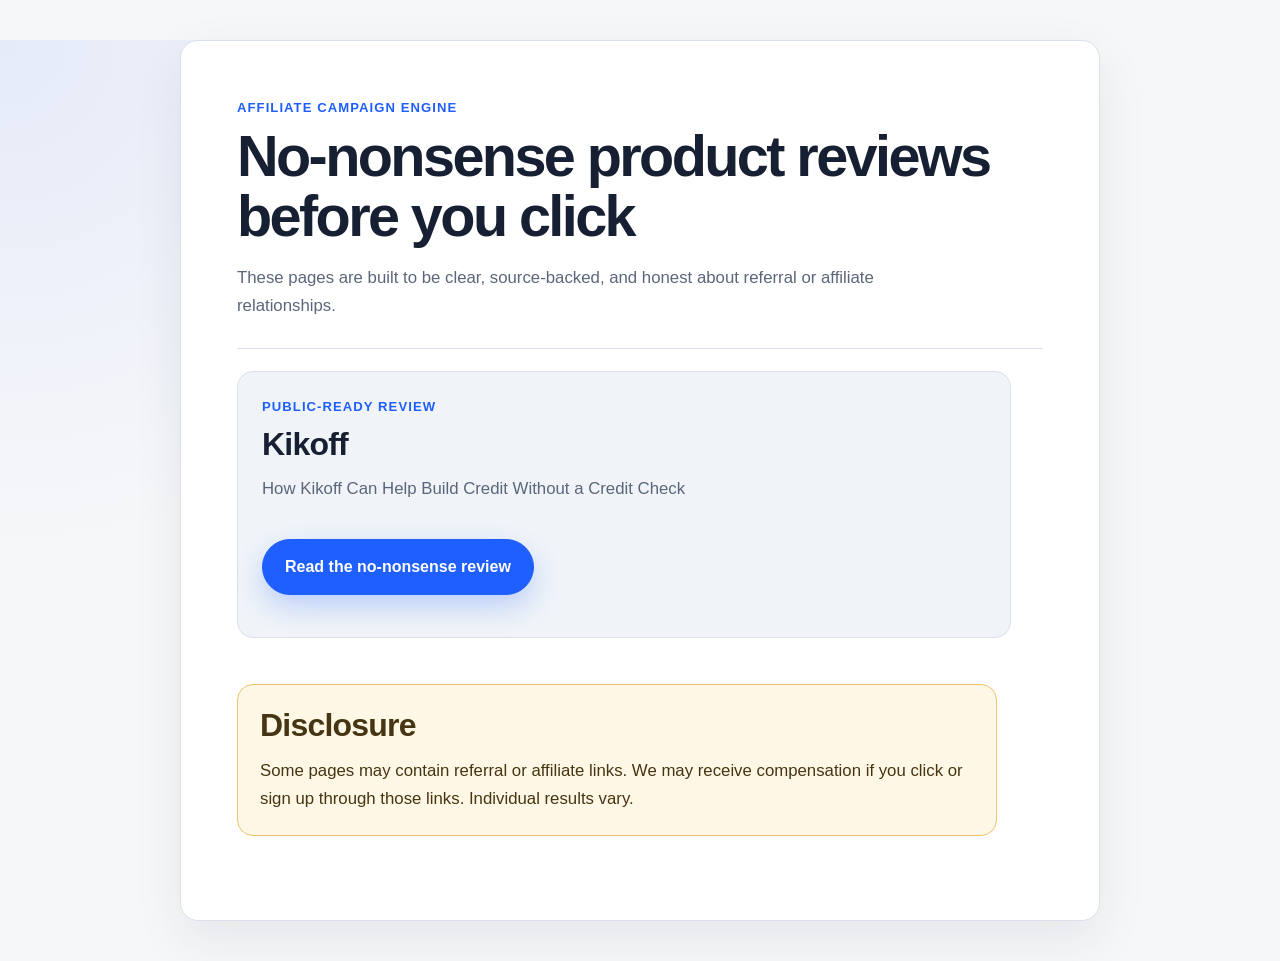
<file: docs/index.html>
<!doctype html>
<html lang="en">
<head>
  <meta charset="utf-8">
  <meta name="viewport" content="width=device-width, initial-scale=1">
  <title>No-Nonsense Product Reviews</title>
  <meta name="description" content="Plain-English product reviews with source-backed notes, visible disclosures, and no fake guarantees.">
  <link rel="stylesheet" href="assets/style.css">
</head>
<body>
  <main>
    <header>
      <p class="eyebrow">Affiliate Campaign Engine</p>
      <h1>No-nonsense product reviews before you click</h1>
      <p>These pages are built to be clear, source-backed, and honest about referral or affiliate relationships.</p>
    </header>

    <section class="homepage-campaign-grid" aria-label="Public-ready reviews">
<article class="homepage-campaign-card">
  <p class="eyebrow">Public-ready review</p>
  <h2>Kikoff</h2>
  <p>How Kikoff Can Help Build Credit Without a Credit Check</p>
  <a class="cta" href="kikoff-credit-builder-review.html">Read the no-nonsense review</a>
</article>
    </section>

    <section class="bottom-disclosure-section" aria-labelledby="homepage-disclosure-heading">
      <h2 id="homepage-disclosure-heading">Disclosure</h2>
      <p>Some pages may contain referral or affiliate links. We may receive compensation if you click or sign up through those links. Individual results vary.</p>
    </section>
  </main>
</body>
</html>
</file>
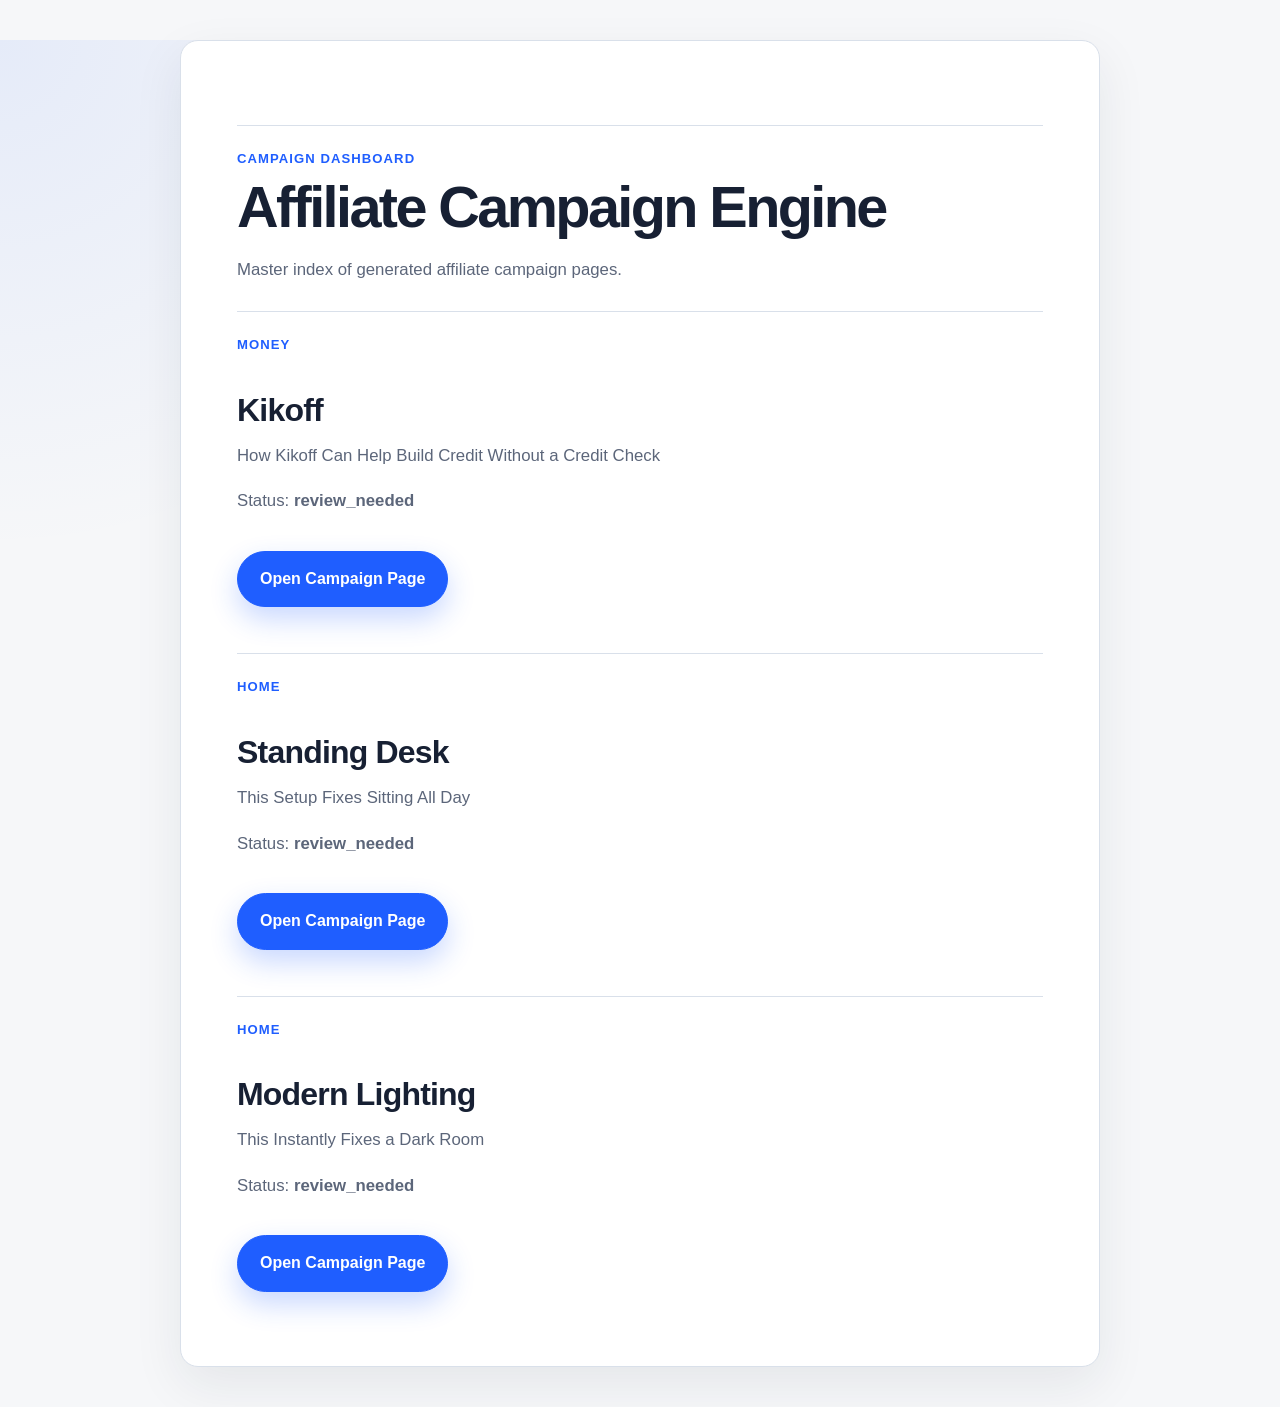
<file: pages/index.html>
<!doctype html>
<html lang="en">
<head>
  <meta charset="utf-8">
  <title>Affiliate Campaign Dashboard</title>
  <meta name="viewport" content="width=device-width, initial-scale=1">
  <link rel="stylesheet" href="../assets/style.css">
</head>
<body>
  <main class="page-shell">
    <section class="hero-card">
      <p class="eyebrow">Campaign Dashboard</p>
      <h1>Affiliate Campaign Engine</h1>
      <p class="lead">
        Master index of generated affiliate campaign pages.
      </p>
    </section>

    
    <section class="content-card">
      <p class="eyebrow">money</p>
      <h2>Kikoff</h2>
      <p>How Kikoff Can Help Build Credit Without a Credit Check</p>
      <p>Status: <strong>review_needed</strong></p>
      <a class="cta" href="kikoff-credit-builder-review.html">Open Campaign Page</a>
    </section>
    <section class="content-card">
      <p class="eyebrow">home</p>
      <h2>Standing Desk</h2>
      <p>This Setup Fixes Sitting All Day</p>
      <p>Status: <strong>review_needed</strong></p>
      <a class="cta" href="standing-desk-setup-review.html">Open Campaign Page</a>
    </section>
    <section class="content-card">
      <p class="eyebrow">home</p>
      <h2>Modern Lighting</h2>
      <p>This Instantly Fixes a Dark Room</p>
      <p>Status: <strong>review_needed</strong></p>
      <a class="cta" href="lighting-upgrade-room-fix.html">Open Campaign Page</a>
    </section>
  </main>
</body>
</html>
</file>
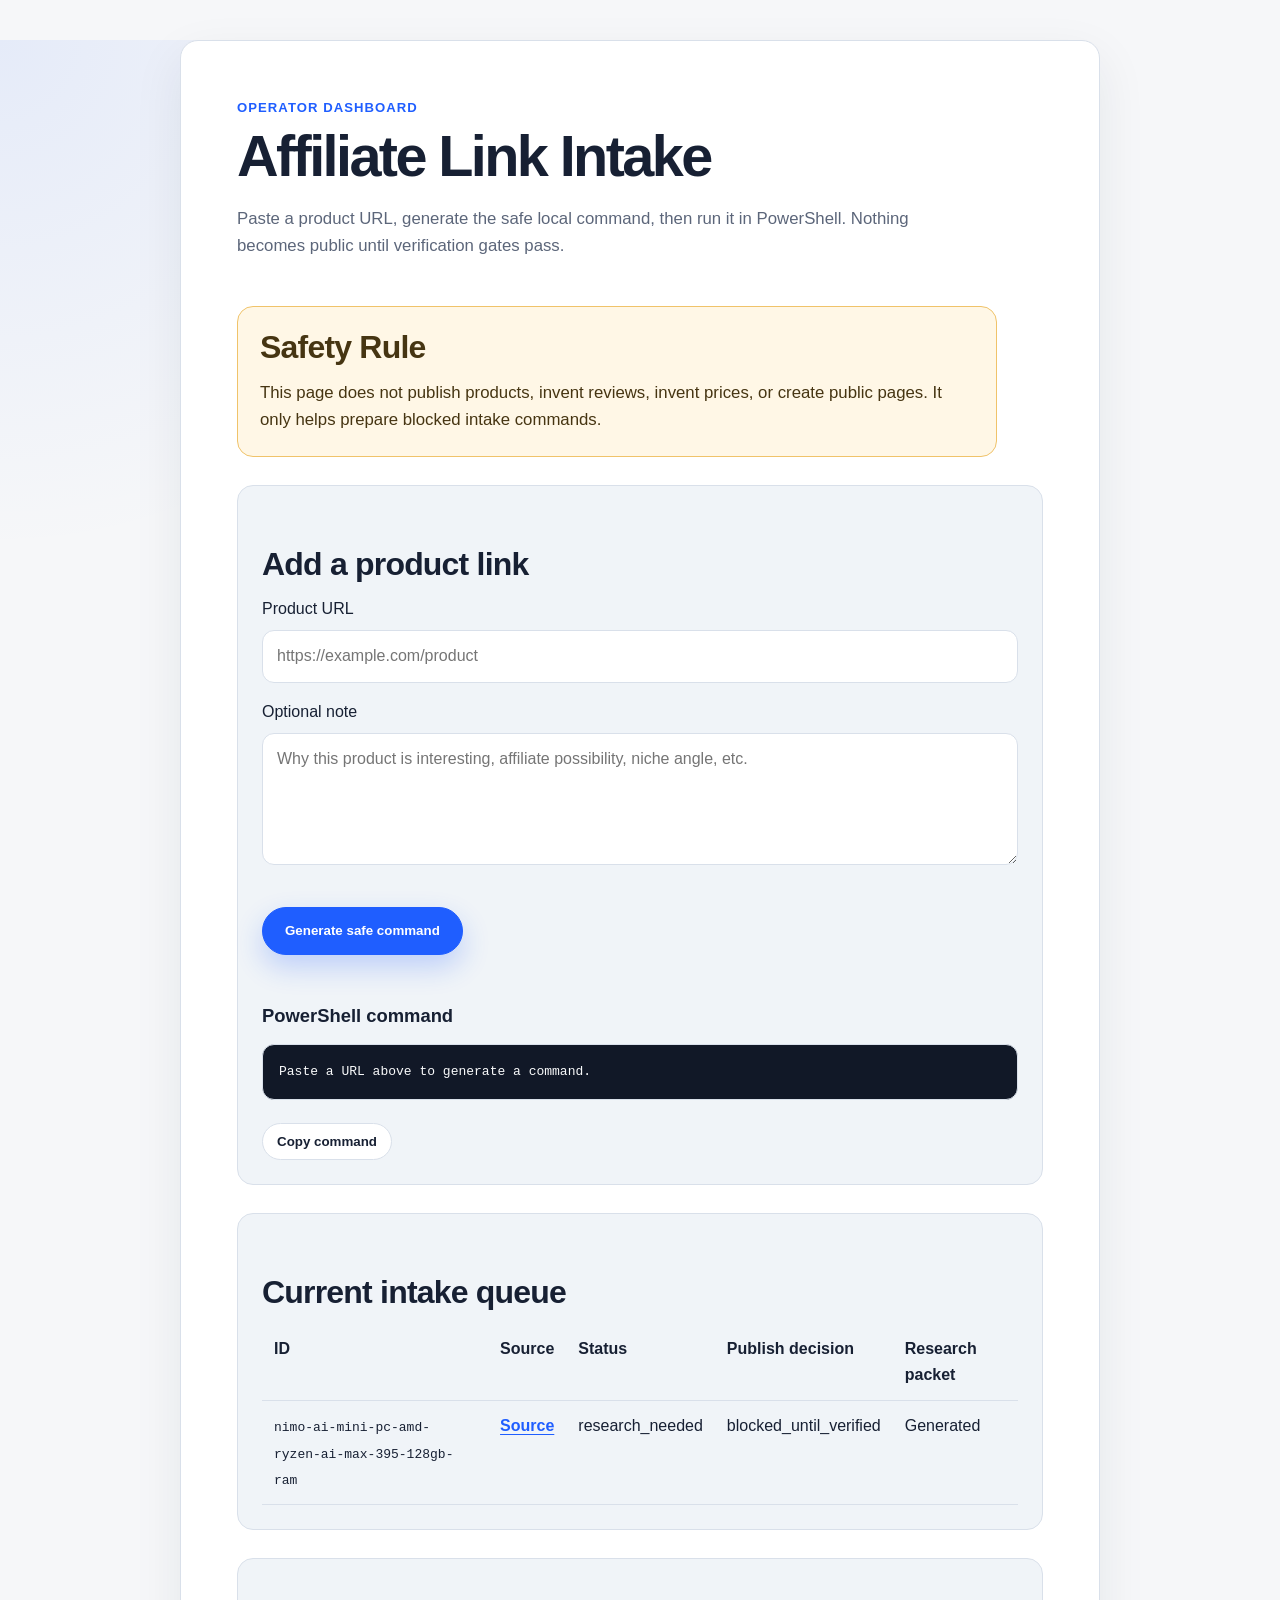
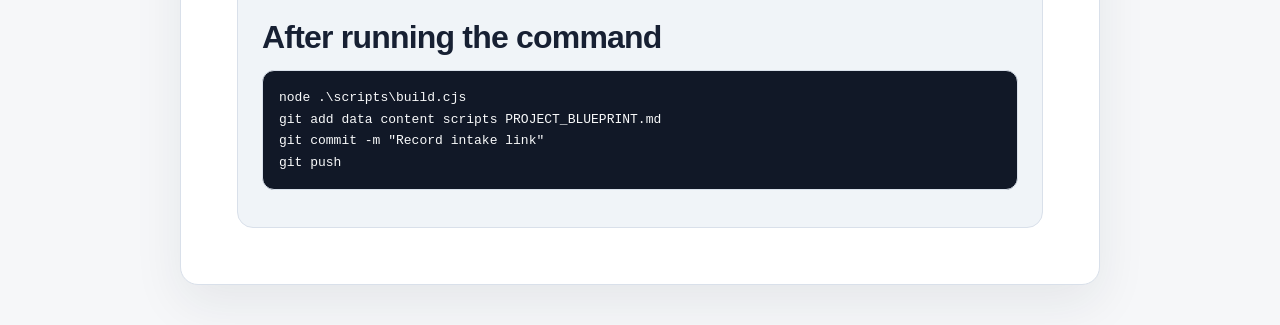
<file: docs/operator-intake.html>
<!doctype html>
<html lang="en">
<head>
  <meta charset="utf-8">
  <meta name="robots" content="noindex,nofollow">
  <meta name="viewport" content="width=device-width, initial-scale=1">
  <title>Operator Intake Dashboard</title>
  <meta name="description" content="Local operator dashboard for blocked affiliate product intake.">
  <link rel="stylesheet" href="assets/style.css">
</head>
<body>
  <main>
    <header>
      <p class="eyebrow">Operator Dashboard</p>
      <h1>Affiliate Link Intake</h1>
      <p>Paste a product URL, generate the safe local command, then run it in PowerShell. Nothing becomes public until verification gates pass.</p>
    </header>

    <section class="bottom-disclosure-section">
      <h2>Safety Rule</h2>
      <p>This page does not publish products, invent reviews, invent prices, or create public pages. It only helps prepare blocked intake commands.</p>
    </section>

    <section class="operator-panel" aria-labelledby="new-link-heading">
      <h2 id="new-link-heading">Add a product link</h2>

      <label for="productUrl">Product URL</label>
      <input id="productUrl" class="operator-input" type="url" placeholder="https://example.com/product">

      <label for="productNote">Optional note</label>
      <textarea id="productNote" class="operator-input" rows="4" placeholder="Why this product is interesting, affiliate possibility, niche angle, etc."></textarea>

      <button class="cta" type="button" onclick="generateCommand()">Generate safe command</button>

      <h3>PowerShell command</h3>
      <pre id="commandOutput" class="operator-command">Paste a URL above to generate a command.</pre>
      <button class="secondary-cta" type="button" onclick="copyCommand()">Copy command</button>
    </section>

    <section class="operator-panel" aria-labelledby="queue-heading">
      <h2 id="queue-heading">Current intake queue</h2>
      <table class="operator-table">
        <thead>
          <tr>
            <th>ID</th>
            <th>Source</th>
            <th>Status</th>
            <th>Publish decision</th>
            <th>Research packet</th>
          </tr>
        </thead>
        <tbody>
<tr>
  <td><code>nimo-ai-mini-pc-amd-ryzen-ai-max-395-128gb-ram</code></td>
  <td><a href="https://www.nimopc.com/products/nimo-ai-mini-pc-amd-ryzen-ai-max-395-128gb-ram" target="_blank" rel="nofollow noopener">Source</a></td>
  <td>research_needed</td>
  <td>blocked_until_verified</td>
  <td>Generated</td>
</tr>
        </tbody>
      </table>
    </section>

    <section class="operator-panel">
      <h2>After running the command</h2>
      <pre class="operator-command">node .\scripts\build.cjs
git add data content scripts PROJECT_BLUEPRINT.md
git commit -m "Record intake link"
git push</pre>
    </section>
  </main>

  <script>
    function psEscape(value) {
      return String(value || "").replace(/"/g, '\"').trim();
    }

    function generateCommand() {
      const url = document.getElementById("productUrl").value.trim();
      const note = document.getElementById("productNote").value.trim();
      const output = document.getElementById("commandOutput");

      if (!url || !/^https?:\/\//i.test(url)) {
        output.textContent = "Enter a valid product URL starting with http:// or https://.";
        return;
      }

      const cleanNote = note || "Product candidate submitted from operator dashboard.";
      output.textContent = 'node .\\scripts\\intake-link.cjs "' + psEscape(url) + '" "' + psEscape(cleanNote) + '"';
    }

    async function copyCommand() {
      const text = document.getElementById("commandOutput").textContent;

      try {
        await navigator.clipboard.writeText(text);
        alert("Command copied.");
      } catch (error) {
        alert("Copy failed. Select the command text manually.");
      }
    }
  </script>
</body>
</html>
</file>
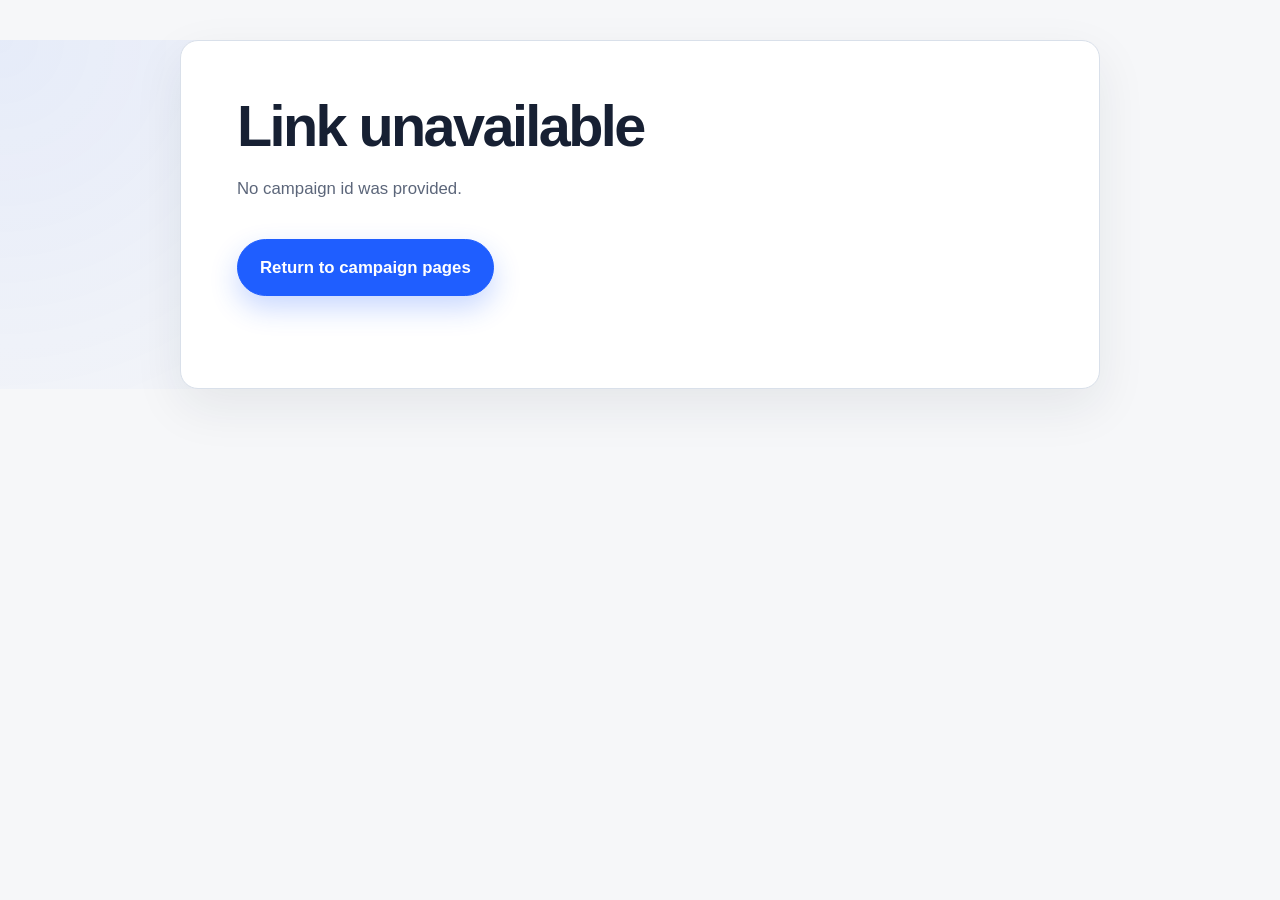
<file: docs/redirect.html>
<!doctype html>
<html lang="en">
<head>
  <meta charset="utf-8">
  <title>Affiliate Redirect</title>
  <meta name="robots" content="noindex,nofollow">
  <link rel="stylesheet" href="assets/style.css">
</head>
<body>
  <main>
    <h1>Opening recommendation...</h1>
    <p>If you are not redirected, the campaign link may be unavailable.</p>
    <p><a class="cta" id="fallback-link" href="/">Return to campaign pages</a></p>
  </main>

  <script>
    const REDIRECTS = {
  "kikoff-credit-builder": "https://kikoff.com/refer/FQY767IS"
};

    function showError(message) {
      const main = document.querySelector("main");
      main.innerHTML = [
        "<h1>Link unavailable</h1>",
        "<p>" + message + "</p>",
        '<p><a class="cta" href="/">Return to campaign pages</a></p>'
      ].join("");
    }

    const params = new URLSearchParams(window.location.search);
    const cid = params.get("cid");
    const target = REDIRECTS[cid];

    if (!cid) {
      showError("No campaign id was provided.");
    } else if (!target) {
      showError("This campaign is not public-ready or has no verified link.");
    } else {
      const fallback = document.getElementById("fallback-link");
      fallback.href = target;
      fallback.textContent = "Continue to recommendation";
      window.location.replace(target);
    }
  </script>
</body>
</html>
</file>
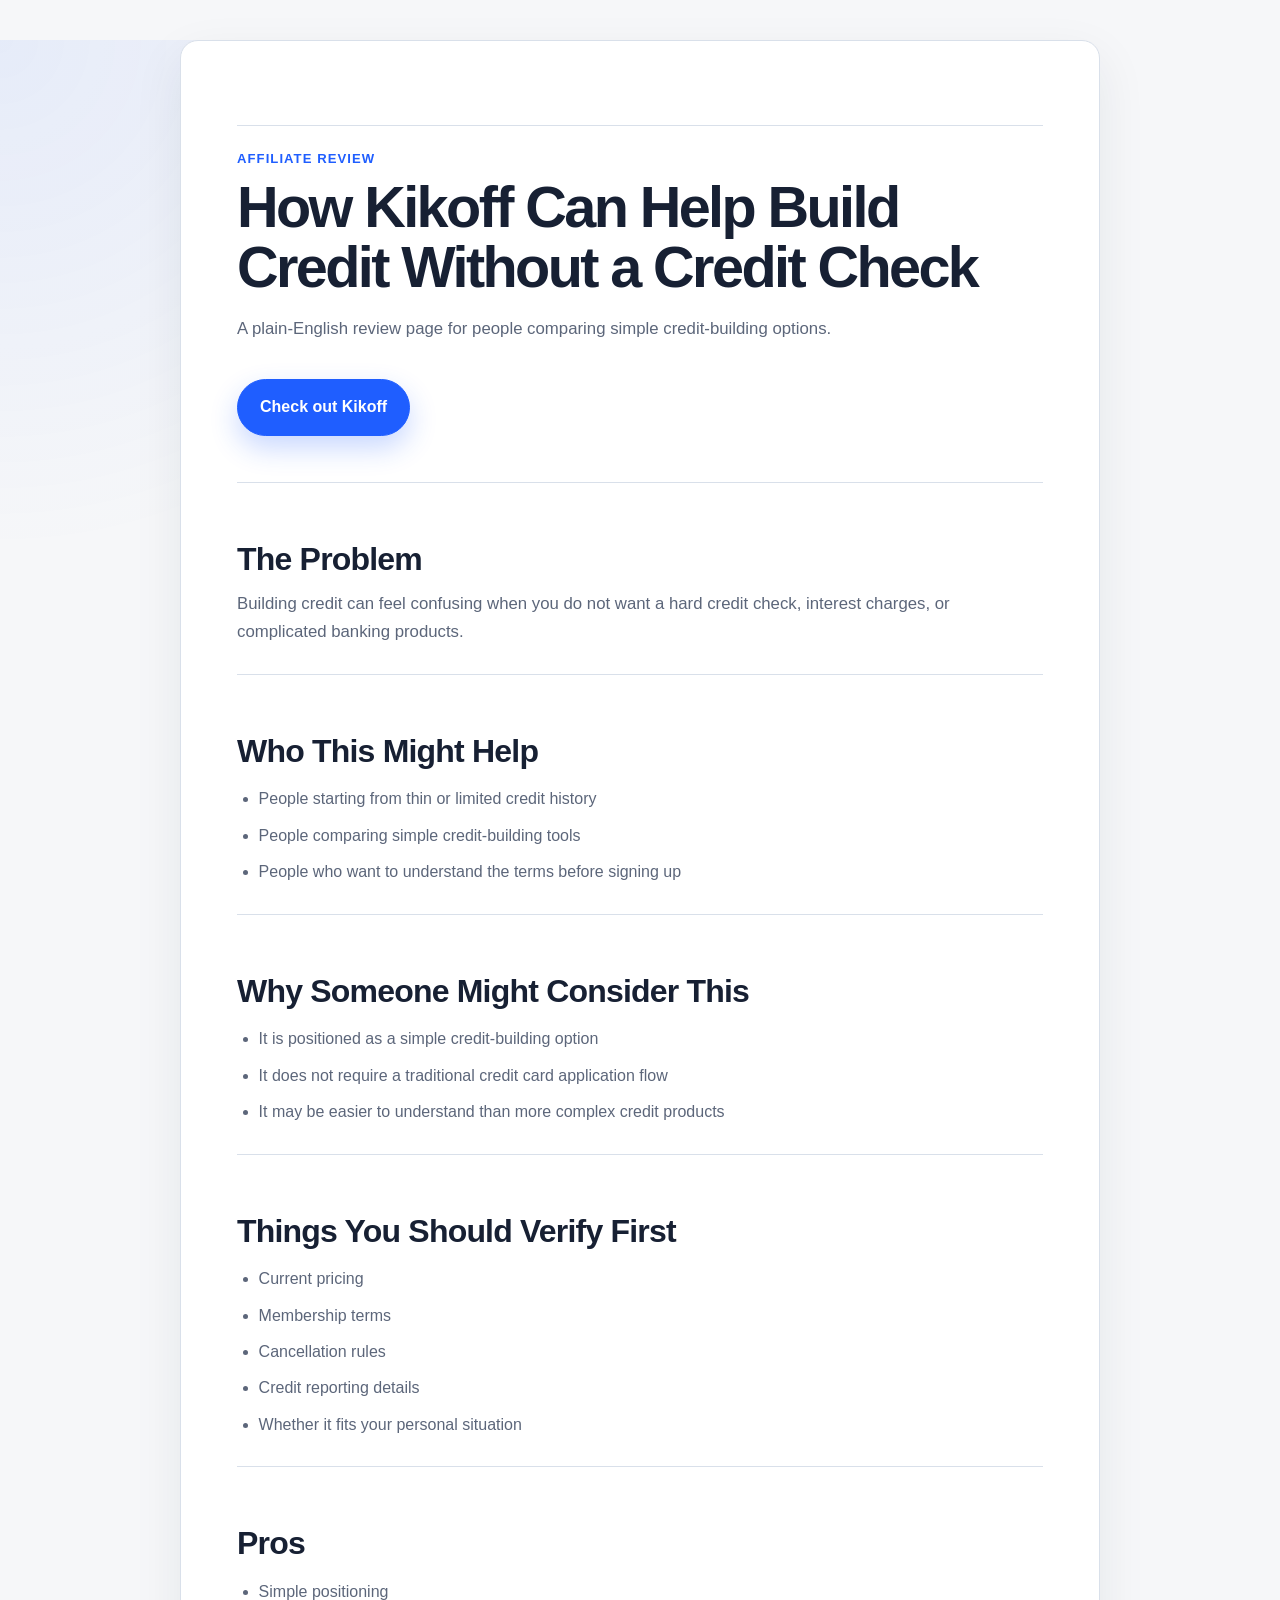
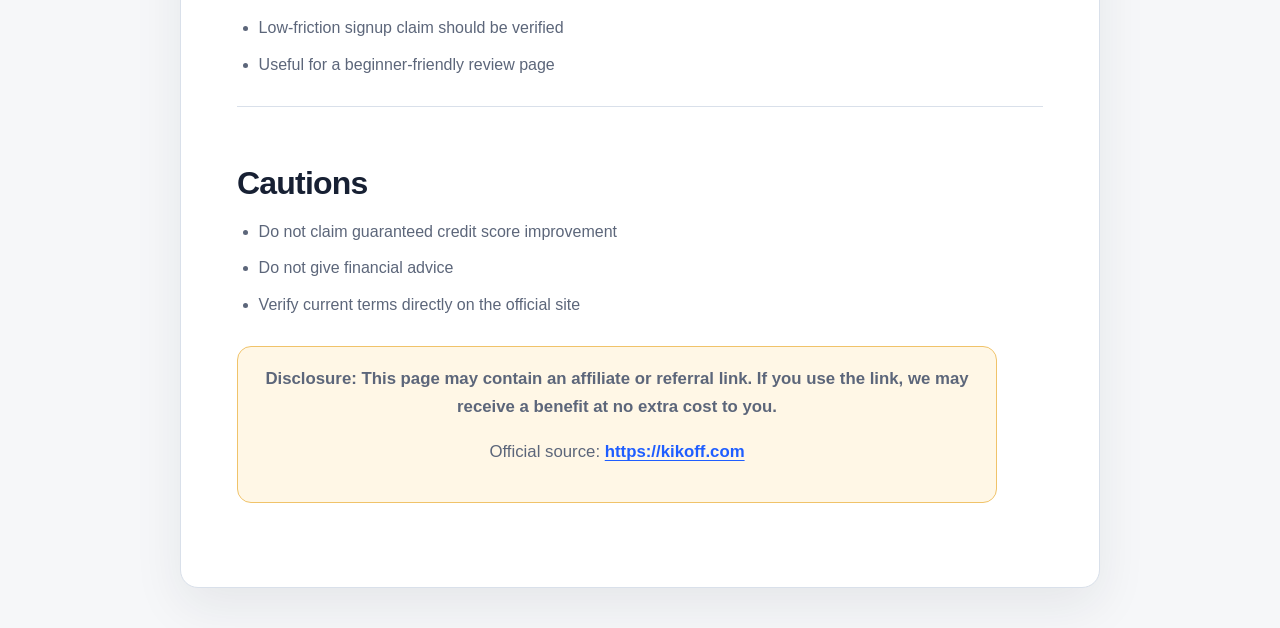
<file: pages/kikoff-credit-builder-review.html>
<!doctype html>
<html lang="en">
<head>
  <meta charset="utf-8">
  <title>How Kikoff Can Help Build Credit Without a Credit Check</title>
  <meta name="viewport" content="width=device-width, initial-scale=1">
  <meta name="description" content="How Kikoff Can Help Build Credit Without a Credit Check">
  <link rel="stylesheet" href="../assets/style.css">
</head>
<body>
  <main class="page-shell">
    <section class="hero-card">
      <p class="eyebrow">Affiliate Review</p>
      <h1>How Kikoff Can Help Build Credit Without a Credit Check</h1>
      <p class="lead">A plain-English review page for people comparing simple credit-building options.</p>

      <a class="cta" href="redirect.html?cid=kikoff-credit-builder" rel="sponsored nofollow">
        Check out Kikoff
      </a>
    </section>

    <section class="content-card">
      <h2>The Problem</h2>
      <p>Building credit can feel confusing when you do not want a hard credit check, interest charges, or complicated banking products.</p>
    </section>

    <section class="content-card">
      <h2>Who This Might Help</h2>
      <ul><li>People starting from thin or limited credit history</li><li>People comparing simple credit-building tools</li><li>People who want to understand the terms before signing up</li></ul>
    </section>

    <section class="content-card">
      <h2>Why Someone Might Consider This</h2>
      <ul><li>It is positioned as a simple credit-building option</li><li>It does not require a traditional credit card application flow</li><li>It may be easier to understand than more complex credit products</li></ul>
    </section>

    <section class="content-card">
      <h2>Things You Should Verify First</h2>
      <ul><li>Current pricing</li><li>Membership terms</li><li>Cancellation rules</li><li>Credit reporting details</li><li>Whether it fits your personal situation</li></ul>
    </section>

    <section class="content-card">
      <h2>Pros</h2>
      <ul><li>Simple positioning</li><li>Low-friction signup claim should be verified</li><li>Useful for a beginner-friendly review page</li></ul>
    </section>

    <section class="content-card">
      <h2>Cautions</h2>
      <ul><li>Do not claim guaranteed credit score improvement</li><li>Do not give financial advice</li><li>Verify current terms directly on the official site</li></ul>
    </section>

    <footer class="footer-disclosure">
      <p><strong>Disclosure: This page may contain an affiliate or referral link. If you use the link, we may receive a benefit at no extra cost to you.</strong></p>
      <p>
        Official source:
        <a href="https://kikoff.com" rel="nofollow">
          https://kikoff.com
        </a>
      </p>
    </footer>
  </main>
</body>
</html>
</file>
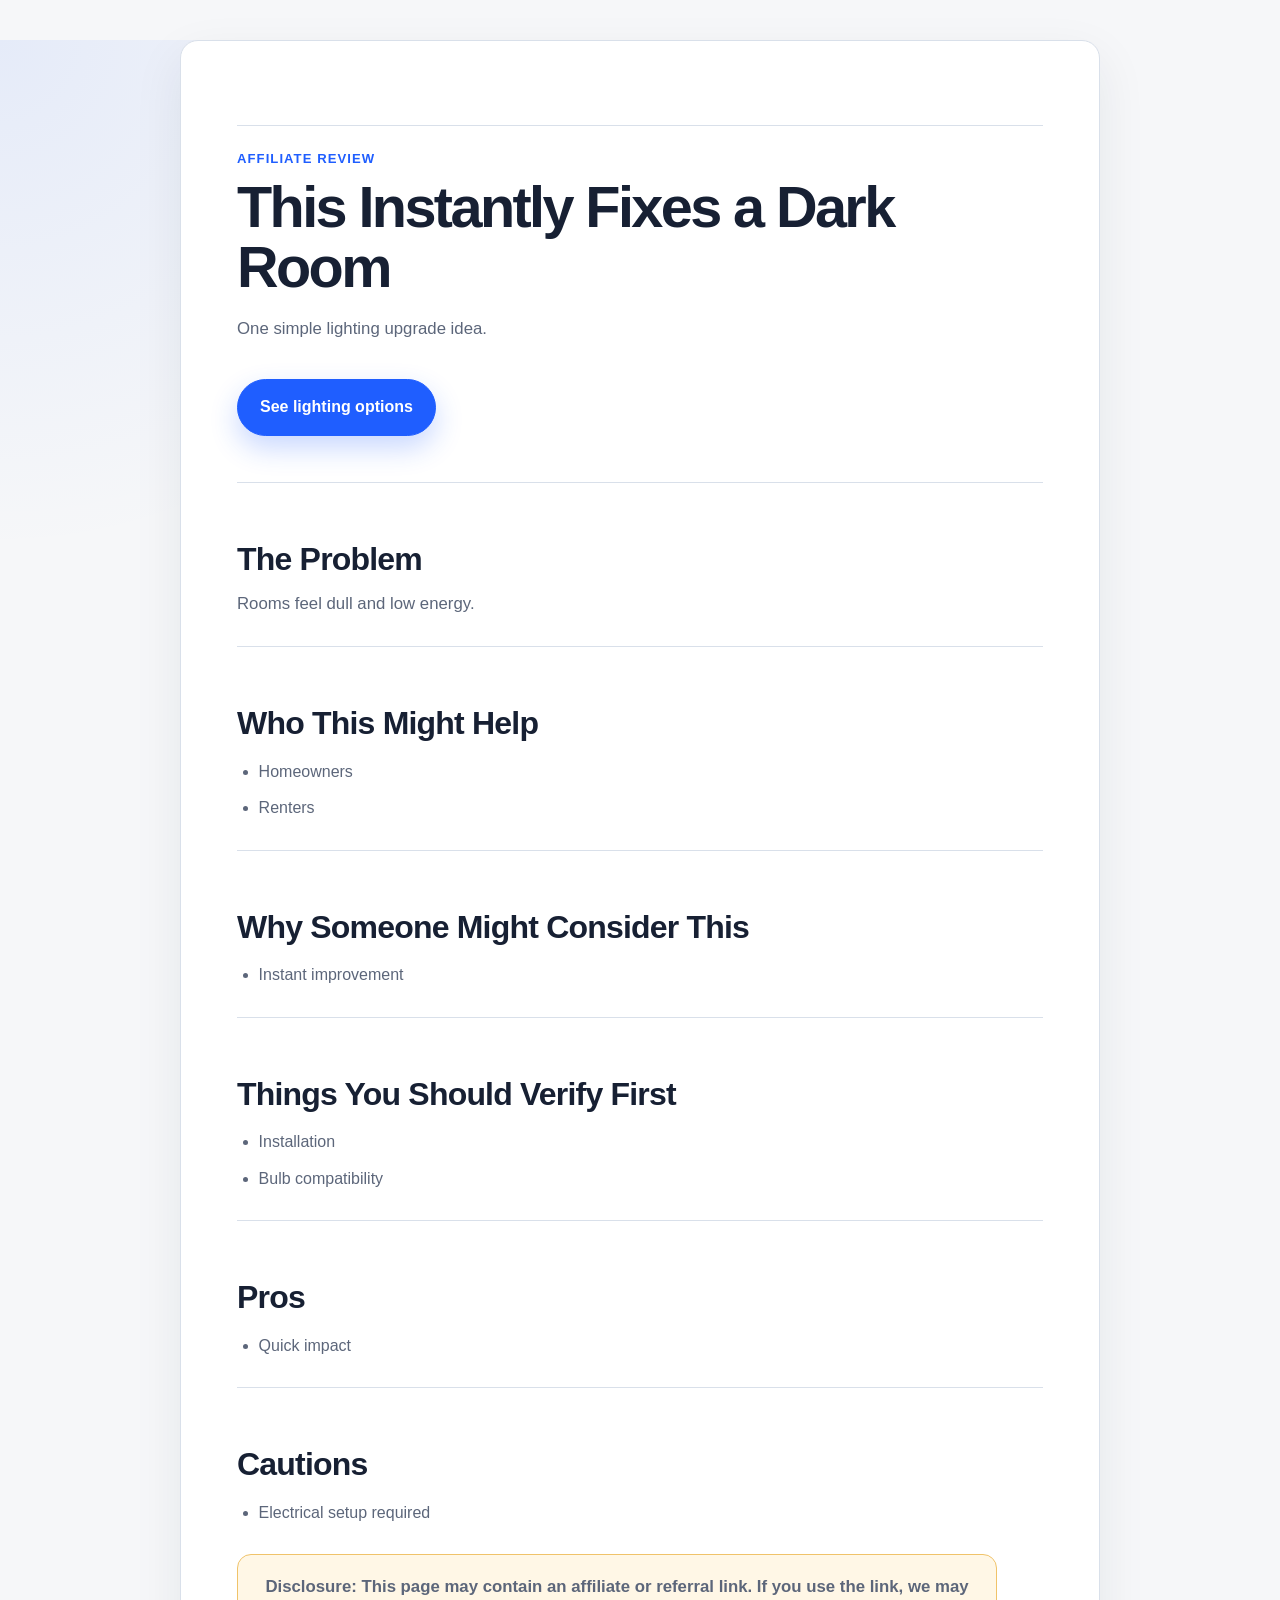
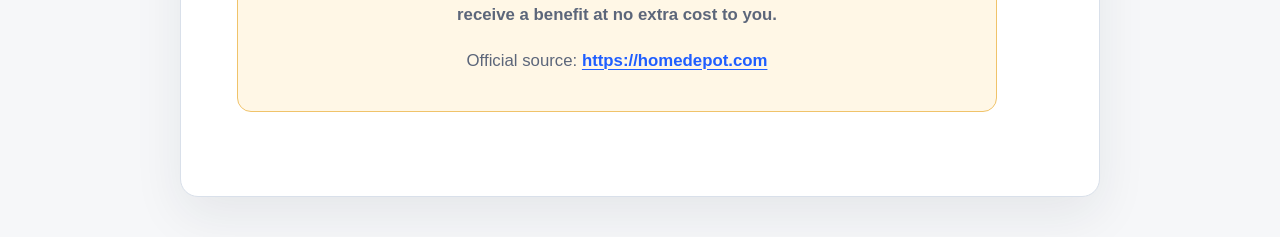
<file: pages/lighting-upgrade-room-fix.html>
<!doctype html>
<html lang="en">
<head>
  <meta charset="utf-8">
  <title>This Instantly Fixes a Dark Room</title>
  <meta name="viewport" content="width=device-width, initial-scale=1">
  <meta name="description" content="This Instantly Fixes a Dark Room">
  <link rel="stylesheet" href="../assets/style.css">
</head>
<body>
  <main class="page-shell">
    <section class="hero-card">
      <p class="eyebrow">Affiliate Review</p>
      <h1>This Instantly Fixes a Dark Room</h1>
      <p class="lead">One simple lighting upgrade idea.</p>

      <a class="cta" href="redirect.html?cid=home-depot-lighting" rel="sponsored nofollow">
        See lighting options
      </a>
    </section>

    <section class="content-card">
      <h2>The Problem</h2>
      <p>Rooms feel dull and low energy.</p>
    </section>

    <section class="content-card">
      <h2>Who This Might Help</h2>
      <ul><li>Homeowners</li><li>Renters</li></ul>
    </section>

    <section class="content-card">
      <h2>Why Someone Might Consider This</h2>
      <ul><li>Instant improvement</li></ul>
    </section>

    <section class="content-card">
      <h2>Things You Should Verify First</h2>
      <ul><li>Installation</li><li>Bulb compatibility</li></ul>
    </section>

    <section class="content-card">
      <h2>Pros</h2>
      <ul><li>Quick impact</li></ul>
    </section>

    <section class="content-card">
      <h2>Cautions</h2>
      <ul><li>Electrical setup required</li></ul>
    </section>

    <footer class="footer-disclosure">
      <p><strong>Disclosure: This page may contain an affiliate or referral link. If you use the link, we may receive a benefit at no extra cost to you.</strong></p>
      <p>
        Official source:
        <a href="https://homedepot.com" rel="nofollow">
          https://homedepot.com
        </a>
      </p>
    </footer>
  </main>
</body>
</html>
</file>
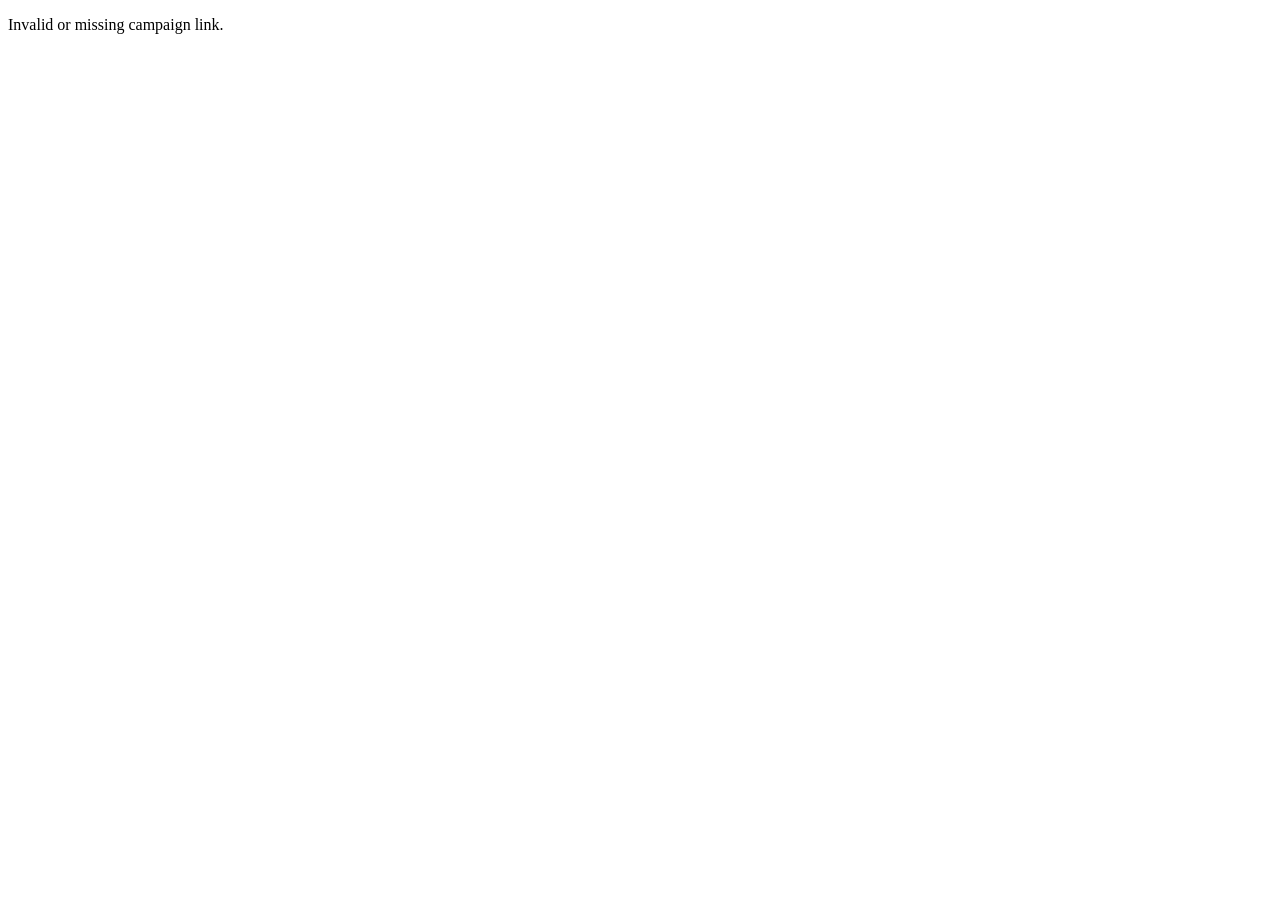
<file: pages/redirect.html>
<!doctype html>
<html lang="en">
<head>
  <meta charset="utf-8">
  <title>Redirecting...</title>
  <meta name="viewport" content="width=device-width, initial-scale=1">
</head>
<body>
  <p>Redirecting...</p>

  <script>
    const links = {
  "kikoff-credit-builder": "https://kikoff.com/refer/FQY767IS",
  "amazon-standing-desk": "https://amzn.to/4ttJsBV",
  "home-depot-lighting": "https://homedepot.com"
};
    const params = new URLSearchParams(window.location.search);
    const cid = params.get("cid");

    if (!cid || !links[cid]) {
      document.body.innerHTML = "<p>Invalid or missing campaign link.</p>";
    } else {
      window.location.href = links[cid];
    }
  </script>
</body>
</html>
</file>
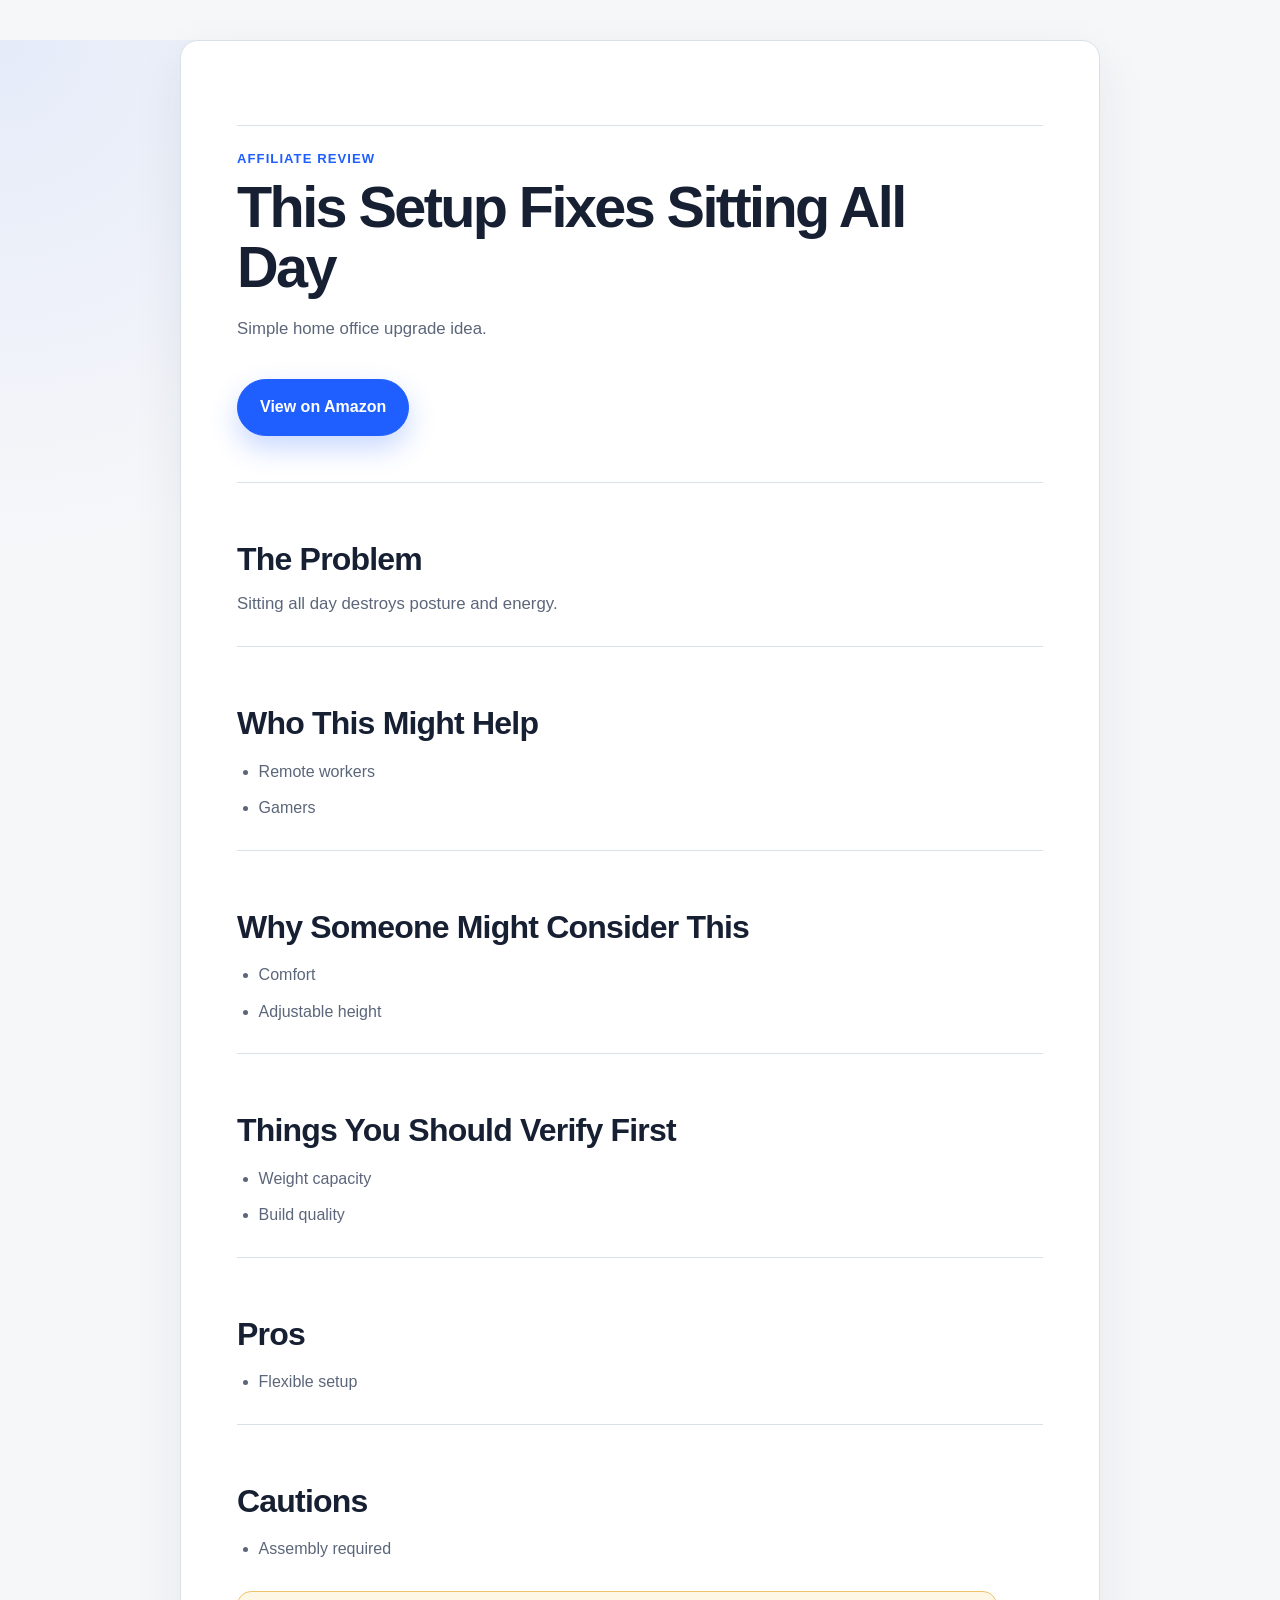
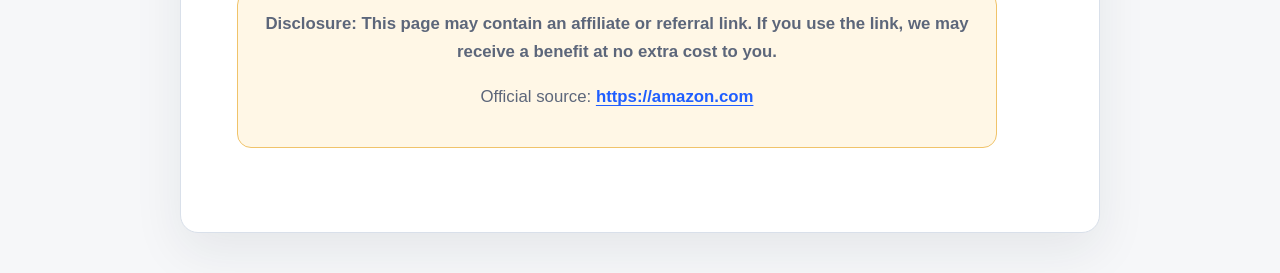
<file: pages/standing-desk-setup-review.html>
<!doctype html>
<html lang="en">
<head>
  <meta charset="utf-8">
  <title>This Setup Fixes Sitting All Day</title>
  <meta name="viewport" content="width=device-width, initial-scale=1">
  <meta name="description" content="This Setup Fixes Sitting All Day">
  <link rel="stylesheet" href="../assets/style.css">
</head>
<body>
  <main class="page-shell">
    <section class="hero-card">
      <p class="eyebrow">Affiliate Review</p>
      <h1>This Setup Fixes Sitting All Day</h1>
      <p class="lead">Simple home office upgrade idea.</p>

      <a class="cta" href="redirect.html?cid=amazon-standing-desk" rel="sponsored nofollow">
        View on Amazon
      </a>
    </section>

    <section class="content-card">
      <h2>The Problem</h2>
      <p>Sitting all day destroys posture and energy.</p>
    </section>

    <section class="content-card">
      <h2>Who This Might Help</h2>
      <ul><li>Remote workers</li><li>Gamers</li></ul>
    </section>

    <section class="content-card">
      <h2>Why Someone Might Consider This</h2>
      <ul><li>Comfort</li><li>Adjustable height</li></ul>
    </section>

    <section class="content-card">
      <h2>Things You Should Verify First</h2>
      <ul><li>Weight capacity</li><li>Build quality</li></ul>
    </section>

    <section class="content-card">
      <h2>Pros</h2>
      <ul><li>Flexible setup</li></ul>
    </section>

    <section class="content-card">
      <h2>Cautions</h2>
      <ul><li>Assembly required</li></ul>
    </section>

    <footer class="footer-disclosure">
      <p><strong>Disclosure: This page may contain an affiliate or referral link. If you use the link, we may receive a benefit at no extra cost to you.</strong></p>
      <p>
        Official source:
        <a href="https://amazon.com" rel="nofollow">
          https://amazon.com
        </a>
      </p>
    </footer>
  </main>
</body>
</html>
</file>
<file: docs/assets/style.css>
﻿:root {
  --bg: #f6f7f9;
  --surface: #ffffff;
  --surface-soft: #f0f4f8;
  --text: #172033;
  --muted: #5c667a;
  --border: #d9e0ea;
  --accent: #1f5eff;
  --accent-dark: #1748c7;
  --warning-bg: #fff7e6;
  --warning-border: #f0c36a;
  --shadow: 0 18px 50px rgba(23, 32, 51, 0.08);
  --radius: 18px;
  --max-width: 920px;
}

* {
  box-sizing: border-box;
}

html {
  min-height: 100%;
  background: var(--bg);
}

body {
  margin: 0;
  min-height: 100%;
  color: var(--text);
  background:
    radial-gradient(circle at top left, rgba(31, 94, 255, 0.08), transparent 32rem),
    var(--bg);
  font-family: Arial, Helvetica, sans-serif;
  line-height: 1.65;
}

main,
.page,
.container,
article {
  width: min(var(--max-width), calc(100% - 32px));
  margin: 40px auto;
}

main,
article,
.page-card,
.container {
  background: var(--surface);
  border: 1px solid var(--border);
  border-radius: var(--radius);
  box-shadow: var(--shadow);
  padding: clamp(24px, 5vw, 56px);
}

header {
  margin-bottom: 28px;
}

h1 {
  max-width: 760px;
  margin: 0 0 18px;
  font-size: clamp(2rem, 5vw, 3.6rem);
  line-height: 1.04;
  letter-spacing: -0.045em;
}

h2 {
  margin-top: 36px;
  margin-bottom: 12px;
  font-size: clamp(1.35rem, 3vw, 2rem);
  line-height: 1.18;
  letter-spacing: -0.025em;
}

h3 {
  margin-top: 28px;
  margin-bottom: 8px;
  font-size: 1.15rem;
}

p {
  max-width: 740px;
  margin: 0 0 18px;
  color: var(--muted);
  font-size: 1.05rem;
}

ul,
ol {
  max-width: 740px;
  color: var(--muted);
  padding-left: 1.35rem;
}

li {
  margin-bottom: 10px;
}

a {
  color: var(--accent);
  font-weight: 700;
  text-decoration-thickness: 0.08em;
  text-underline-offset: 0.18em;
}

a:hover {
  color: var(--accent-dark);
}

.cta,
.button,
a[class*="cta"],
a[href*="redirect.html"] {
  display: inline-flex;
  align-items: center;
  justify-content: center;
  width: fit-content;
  max-width: 100%;
  min-height: 48px;
  margin: 18px 0;
  padding: 14px 22px;
  color: #ffffff;
  background: var(--accent);
  border: 1px solid var(--accent);
  border-radius: 999px;
  box-shadow: 0 12px 28px rgba(31, 94, 255, 0.24);
  font-weight: 800;
  text-decoration: none;
}

.cta:hover,
.button:hover,
a[class*="cta"]:hover,
a[href*="redirect.html"]:hover {
  color: #ffffff;
  background: var(--accent-dark);
  border-color: var(--accent-dark);
}

section {
  margin-top: 28px;
  padding-top: 22px;
  border-top: 1px solid var(--border);
}

.disclosure,
[class*="disclosure"],
aside,
.notice {
  max-width: 760px;
  margin: 28px 0;
  padding: 18px 20px;
  color: #463512;
  background: var(--warning-bg);
  border: 1px solid var(--warning-border);
  border-radius: 14px;
}

small,
.meta,
.fine-print {
  color: var(--muted);
  font-size: 0.92rem;
}

footer {
  width: min(var(--max-width), calc(100% - 32px));
  margin: 24px auto 48px;
  color: var(--muted);
  font-size: 0.92rem;
  text-align: center;
}

@media (max-width: 680px) {
  main,
  .page,
  .container,
  article {
    width: min(100% - 20px, var(--max-width));
    margin: 20px auto;
    padding: 22px;
    border-radius: 14px;
  }

  h1 {
    font-size: 2rem;
  }

  .cta,
  .button,
  a[class*="cta"],
  a[href*="redirect.html"] {
    width: 100%;
    text-align: center;
  }
}

/* IMAGE_SIZE_POLISH_START */
/*
  Professional image sizing rule:
  Generated affiliate pages may use product, hero, or preview images.
  This prevents large source images from overwhelming the landing page.
*/
img {
  display: block;
  max-width: 100%;
  height: auto;
}

.hero img,
.product img,
.product-image,
.hero-image,
img[class*="hero"],
img[class*="product"] {
  width: min(100%, 680px);
  max-height: 360px;
  margin: 24px auto;
  object-fit: contain;
  border: 1px solid var(--border);
  border-radius: 16px;
  background: var(--surface-soft);
  box-shadow: 0 14px 34px rgba(23, 32, 51, 0.08);
}

figure {
  max-width: 720px;
  margin: 26px auto;
}

figure img {
  width: 100%;
  max-height: 360px;
  object-fit: contain;
  border-radius: 16px;
}

figcaption {
  margin-top: 10px;
  color: var(--muted);
  font-size: 0.92rem;
  text-align: center;
}

@media (max-width: 680px) {
  .hero img,
  .product img,
  .product-image,
  .hero-image,
  img[class*="hero"],
  img[class*="product"],
  figure img {
    max-height: 260px;
    margin: 18px auto;
  }
}
/* IMAGE_SIZE_POLISH_END */

/* REVIEW_EVIDENCE_CARD_START */
.eyebrow {
  margin-bottom: 8px;
  color: var(--accent);
  font-size: 0.82rem;
  font-weight: 800;
  letter-spacing: 0.08em;
  text-transform: uppercase;
}

.review-evidence-section {
  margin-top: 34px;
}

.review-evidence-grid {
  display: grid;
  grid-template-columns: repeat(3, minmax(0, 1fr));
  gap: 18px;
  margin-top: 22px;
}

.review-evidence-card {
  margin: 0;
  padding: 20px;
  border: 1px solid var(--border);
  border-radius: 16px;
  background: var(--surface-soft);
  box-shadow: none;
}

.review-evidence-card h3 {
  margin-top: 8px;
}

.review-rating {
  display: inline-flex;
  padding: 6px 10px;
  border-radius: 999px;
  background: #ffffff;
  border: 1px solid var(--border);
  color: var(--text);
  font-weight: 800;
}

.review-source {
  margin-bottom: 0;
  font-size: 0.92rem;
}

@media (max-width: 840px) {
  .review-evidence-grid {
    grid-template-columns: 1fr;
  }
}
/* REVIEW_EVIDENCE_CARD_END */

/* REVIEW_AND_BOTTOM_DISCLOSURE_START */
.eyebrow {
  margin-bottom: 8px;
  color: var(--accent);
  font-size: 0.82rem;
  font-weight: 800;
  letter-spacing: 0.08em;
  text-transform: uppercase;
}

.review-evidence-section {
  margin-top: 26px;
  padding-top: 24px;
  border-top: 1px solid var(--border);
}

.review-evidence-grid {
  display: grid;
  grid-template-columns: repeat(3, minmax(0, 1fr));
  gap: 18px;
  margin-top: 22px;
}

.review-evidence-card {
  margin: 0;
  padding: 20px;
  border: 1px solid var(--border);
  border-radius: 16px;
  background: var(--surface-soft);
  box-shadow: none;
}

.review-rating {
  display: inline-flex;
  padding: 6px 10px;
  border-radius: 999px;
  background: #ffffff;
  border: 1px solid var(--border);
  color: var(--text);
  font-weight: 800;
}

.review-source {
  margin-bottom: 0;
  font-size: 0.92rem;
}

.bottom-disclosure-section {
  margin-top: 46px;
  padding: 22px;
  border: 1px solid var(--warning-border);
  border-radius: 16px;
  background: var(--warning-bg);
}

.bottom-disclosure-section h2 {
  margin-top: 0;
}

.bottom-disclosure-section p {
  margin-bottom: 0;
  color: #463512;
}

@media (max-width: 840px) {
  .review-evidence-grid {
    grid-template-columns: 1fr;
  }
}
/* REVIEW_AND_BOTTOM_DISCLOSURE_END */

/* HOMEPAGE_CAMPAIGN_GRID_START */
.homepage-campaign-grid {
  display: grid;
  grid-template-columns: 1fr;
  gap: 18px;
  margin-top: 28px;
}

.homepage-campaign-card {
  margin: 0;
  padding: 24px;
  border: 1px solid var(--border);
  border-radius: 16px;
  background: var(--surface-soft);
  box-shadow: none;
}

.homepage-campaign-card h2 {
  margin-top: 0;
}
/* HOMEPAGE_CAMPAIGN_GRID_END */

/* OPERATOR_INTAKE_DASHBOARD_START */
.operator-panel {
  margin-top: 28px;
  padding: 24px;
  border: 1px solid var(--border);
  border-radius: 16px;
  background: var(--surface-soft);
}

.operator-input {
  width: 100%;
  box-sizing: border-box;
  margin: 8px 0 16px;
  padding: 12px 14px;
  border: 1px solid var(--border);
  border-radius: 12px;
  font: inherit;
}

.operator-command {
  overflow-x: auto;
  padding: 16px;
  border: 1px solid var(--border);
  border-radius: 12px;
  background: #111827;
  color: #f9fafb;
  white-space: pre-wrap;
}

.operator-table {
  width: 100%;
  border-collapse: collapse;
}

.operator-table th,
.operator-table td {
  padding: 12px;
  border-bottom: 1px solid var(--border);
  text-align: left;
  vertical-align: top;
}

.secondary-cta {
  display: inline-flex;
  margin-top: 10px;
  padding: 10px 14px;
  border: 1px solid var(--border);
  border-radius: 999px;
  background: #ffffff;
  color: var(--text);
  font-weight: 700;
  cursor: pointer;
}
/* OPERATOR_INTAKE_DASHBOARD_END */
</file>
<file: assets/style.css>
﻿:root {
  --bg: #f6f7f9;
  --surface: #ffffff;
  --surface-soft: #f0f4f8;
  --text: #172033;
  --muted: #5c667a;
  --border: #d9e0ea;
  --accent: #1f5eff;
  --accent-dark: #1748c7;
  --warning-bg: #fff7e6;
  --warning-border: #f0c36a;
  --shadow: 0 18px 50px rgba(23, 32, 51, 0.08);
  --radius: 18px;
  --max-width: 920px;
}

* {
  box-sizing: border-box;
}

html {
  min-height: 100%;
  background: var(--bg);
}

body {
  margin: 0;
  min-height: 100%;
  color: var(--text);
  background:
    radial-gradient(circle at top left, rgba(31, 94, 255, 0.08), transparent 32rem),
    var(--bg);
  font-family: Arial, Helvetica, sans-serif;
  line-height: 1.65;
}

main,
.page,
.container,
article {
  width: min(var(--max-width), calc(100% - 32px));
  margin: 40px auto;
}

main,
article,
.page-card,
.container {
  background: var(--surface);
  border: 1px solid var(--border);
  border-radius: var(--radius);
  box-shadow: var(--shadow);
  padding: clamp(24px, 5vw, 56px);
}

header {
  margin-bottom: 28px;
}

h1 {
  max-width: 760px;
  margin: 0 0 18px;
  font-size: clamp(2rem, 5vw, 3.6rem);
  line-height: 1.04;
  letter-spacing: -0.045em;
}

h2 {
  margin-top: 36px;
  margin-bottom: 12px;
  font-size: clamp(1.35rem, 3vw, 2rem);
  line-height: 1.18;
  letter-spacing: -0.025em;
}

h3 {
  margin-top: 28px;
  margin-bottom: 8px;
  font-size: 1.15rem;
}

p {
  max-width: 740px;
  margin: 0 0 18px;
  color: var(--muted);
  font-size: 1.05rem;
}

ul,
ol {
  max-width: 740px;
  color: var(--muted);
  padding-left: 1.35rem;
}

li {
  margin-bottom: 10px;
}

a {
  color: var(--accent);
  font-weight: 700;
  text-decoration-thickness: 0.08em;
  text-underline-offset: 0.18em;
}

a:hover {
  color: var(--accent-dark);
}

.cta,
.button,
a[class*="cta"],
a[href*="redirect.html"] {
  display: inline-flex;
  align-items: center;
  justify-content: center;
  width: fit-content;
  max-width: 100%;
  min-height: 48px;
  margin: 18px 0;
  padding: 14px 22px;
  color: #ffffff;
  background: var(--accent);
  border: 1px solid var(--accent);
  border-radius: 999px;
  box-shadow: 0 12px 28px rgba(31, 94, 255, 0.24);
  font-weight: 800;
  text-decoration: none;
}

.cta:hover,
.button:hover,
a[class*="cta"]:hover,
a[href*="redirect.html"]:hover {
  color: #ffffff;
  background: var(--accent-dark);
  border-color: var(--accent-dark);
}

section {
  margin-top: 28px;
  padding-top: 22px;
  border-top: 1px solid var(--border);
}

.disclosure,
[class*="disclosure"],
aside,
.notice {
  max-width: 760px;
  margin: 28px 0;
  padding: 18px 20px;
  color: #463512;
  background: var(--warning-bg);
  border: 1px solid var(--warning-border);
  border-radius: 14px;
}

small,
.meta,
.fine-print {
  color: var(--muted);
  font-size: 0.92rem;
}

footer {
  width: min(var(--max-width), calc(100% - 32px));
  margin: 24px auto 48px;
  color: var(--muted);
  font-size: 0.92rem;
  text-align: center;
}

@media (max-width: 680px) {
  main,
  .page,
  .container,
  article {
    width: min(100% - 20px, var(--max-width));
    margin: 20px auto;
    padding: 22px;
    border-radius: 14px;
  }

  h1 {
    font-size: 2rem;
  }

  .cta,
  .button,
  a[class*="cta"],
  a[href*="redirect.html"] {
    width: 100%;
    text-align: center;
  }
}

/* IMAGE_SIZE_POLISH_START */
/*
  Professional image sizing rule:
  Generated affiliate pages may use product, hero, or preview images.
  This prevents large source images from overwhelming the landing page.
*/
img {
  display: block;
  max-width: 100%;
  height: auto;
}

.hero img,
.product img,
.product-image,
.hero-image,
img[class*="hero"],
img[class*="product"] {
  width: min(100%, 680px);
  max-height: 360px;
  margin: 24px auto;
  object-fit: contain;
  border: 1px solid var(--border);
  border-radius: 16px;
  background: var(--surface-soft);
  box-shadow: 0 14px 34px rgba(23, 32, 51, 0.08);
}

figure {
  max-width: 720px;
  margin: 26px auto;
}

figure img {
  width: 100%;
  max-height: 360px;
  object-fit: contain;
  border-radius: 16px;
}

figcaption {
  margin-top: 10px;
  color: var(--muted);
  font-size: 0.92rem;
  text-align: center;
}

@media (max-width: 680px) {
  .hero img,
  .product img,
  .product-image,
  .hero-image,
  img[class*="hero"],
  img[class*="product"],
  figure img {
    max-height: 260px;
    margin: 18px auto;
  }
}
/* IMAGE_SIZE_POLISH_END */

/* REVIEW_EVIDENCE_CARD_START */
.eyebrow {
  margin-bottom: 8px;
  color: var(--accent);
  font-size: 0.82rem;
  font-weight: 800;
  letter-spacing: 0.08em;
  text-transform: uppercase;
}

.review-evidence-section {
  margin-top: 34px;
}

.review-evidence-grid {
  display: grid;
  grid-template-columns: repeat(3, minmax(0, 1fr));
  gap: 18px;
  margin-top: 22px;
}

.review-evidence-card {
  margin: 0;
  padding: 20px;
  border: 1px solid var(--border);
  border-radius: 16px;
  background: var(--surface-soft);
  box-shadow: none;
}

.review-evidence-card h3 {
  margin-top: 8px;
}

.review-rating {
  display: inline-flex;
  padding: 6px 10px;
  border-radius: 999px;
  background: #ffffff;
  border: 1px solid var(--border);
  color: var(--text);
  font-weight: 800;
}

.review-source {
  margin-bottom: 0;
  font-size: 0.92rem;
}

@media (max-width: 840px) {
  .review-evidence-grid {
    grid-template-columns: 1fr;
  }
}
/* REVIEW_EVIDENCE_CARD_END */

/* REVIEW_AND_BOTTOM_DISCLOSURE_START */
.eyebrow {
  margin-bottom: 8px;
  color: var(--accent);
  font-size: 0.82rem;
  font-weight: 800;
  letter-spacing: 0.08em;
  text-transform: uppercase;
}

.review-evidence-section {
  margin-top: 26px;
  padding-top: 24px;
  border-top: 1px solid var(--border);
}

.review-evidence-grid {
  display: grid;
  grid-template-columns: repeat(3, minmax(0, 1fr));
  gap: 18px;
  margin-top: 22px;
}

.review-evidence-card {
  margin: 0;
  padding: 20px;
  border: 1px solid var(--border);
  border-radius: 16px;
  background: var(--surface-soft);
  box-shadow: none;
}

.review-rating {
  display: inline-flex;
  padding: 6px 10px;
  border-radius: 999px;
  background: #ffffff;
  border: 1px solid var(--border);
  color: var(--text);
  font-weight: 800;
}

.review-source {
  margin-bottom: 0;
  font-size: 0.92rem;
}

.bottom-disclosure-section {
  margin-top: 46px;
  padding: 22px;
  border: 1px solid var(--warning-border);
  border-radius: 16px;
  background: var(--warning-bg);
}

.bottom-disclosure-section h2 {
  margin-top: 0;
}

.bottom-disclosure-section p {
  margin-bottom: 0;
  color: #463512;
}

@media (max-width: 840px) {
  .review-evidence-grid {
    grid-template-columns: 1fr;
  }
}
/* REVIEW_AND_BOTTOM_DISCLOSURE_END */

/* HOMEPAGE_CAMPAIGN_GRID_START */
.homepage-campaign-grid {
  display: grid;
  grid-template-columns: 1fr;
  gap: 18px;
  margin-top: 28px;
}

.homepage-campaign-card {
  margin: 0;
  padding: 24px;
  border: 1px solid var(--border);
  border-radius: 16px;
  background: var(--surface-soft);
  box-shadow: none;
}

.homepage-campaign-card h2 {
  margin-top: 0;
}
/* HOMEPAGE_CAMPAIGN_GRID_END */

/* OPERATOR_INTAKE_DASHBOARD_START */
.operator-panel {
  margin-top: 28px;
  padding: 24px;
  border: 1px solid var(--border);
  border-radius: 16px;
  background: var(--surface-soft);
}

.operator-input {
  width: 100%;
  box-sizing: border-box;
  margin: 8px 0 16px;
  padding: 12px 14px;
  border: 1px solid var(--border);
  border-radius: 12px;
  font: inherit;
}

.operator-command {
  overflow-x: auto;
  padding: 16px;
  border: 1px solid var(--border);
  border-radius: 12px;
  background: #111827;
  color: #f9fafb;
  white-space: pre-wrap;
}

.operator-table {
  width: 100%;
  border-collapse: collapse;
}

.operator-table th,
.operator-table td {
  padding: 12px;
  border-bottom: 1px solid var(--border);
  text-align: left;
  vertical-align: top;
}

.secondary-cta {
  display: inline-flex;
  margin-top: 10px;
  padding: 10px 14px;
  border: 1px solid var(--border);
  border-radius: 999px;
  background: #ffffff;
  color: var(--text);
  font-weight: 700;
  cursor: pointer;
}
/* OPERATOR_INTAKE_DASHBOARD_END */
</file>
